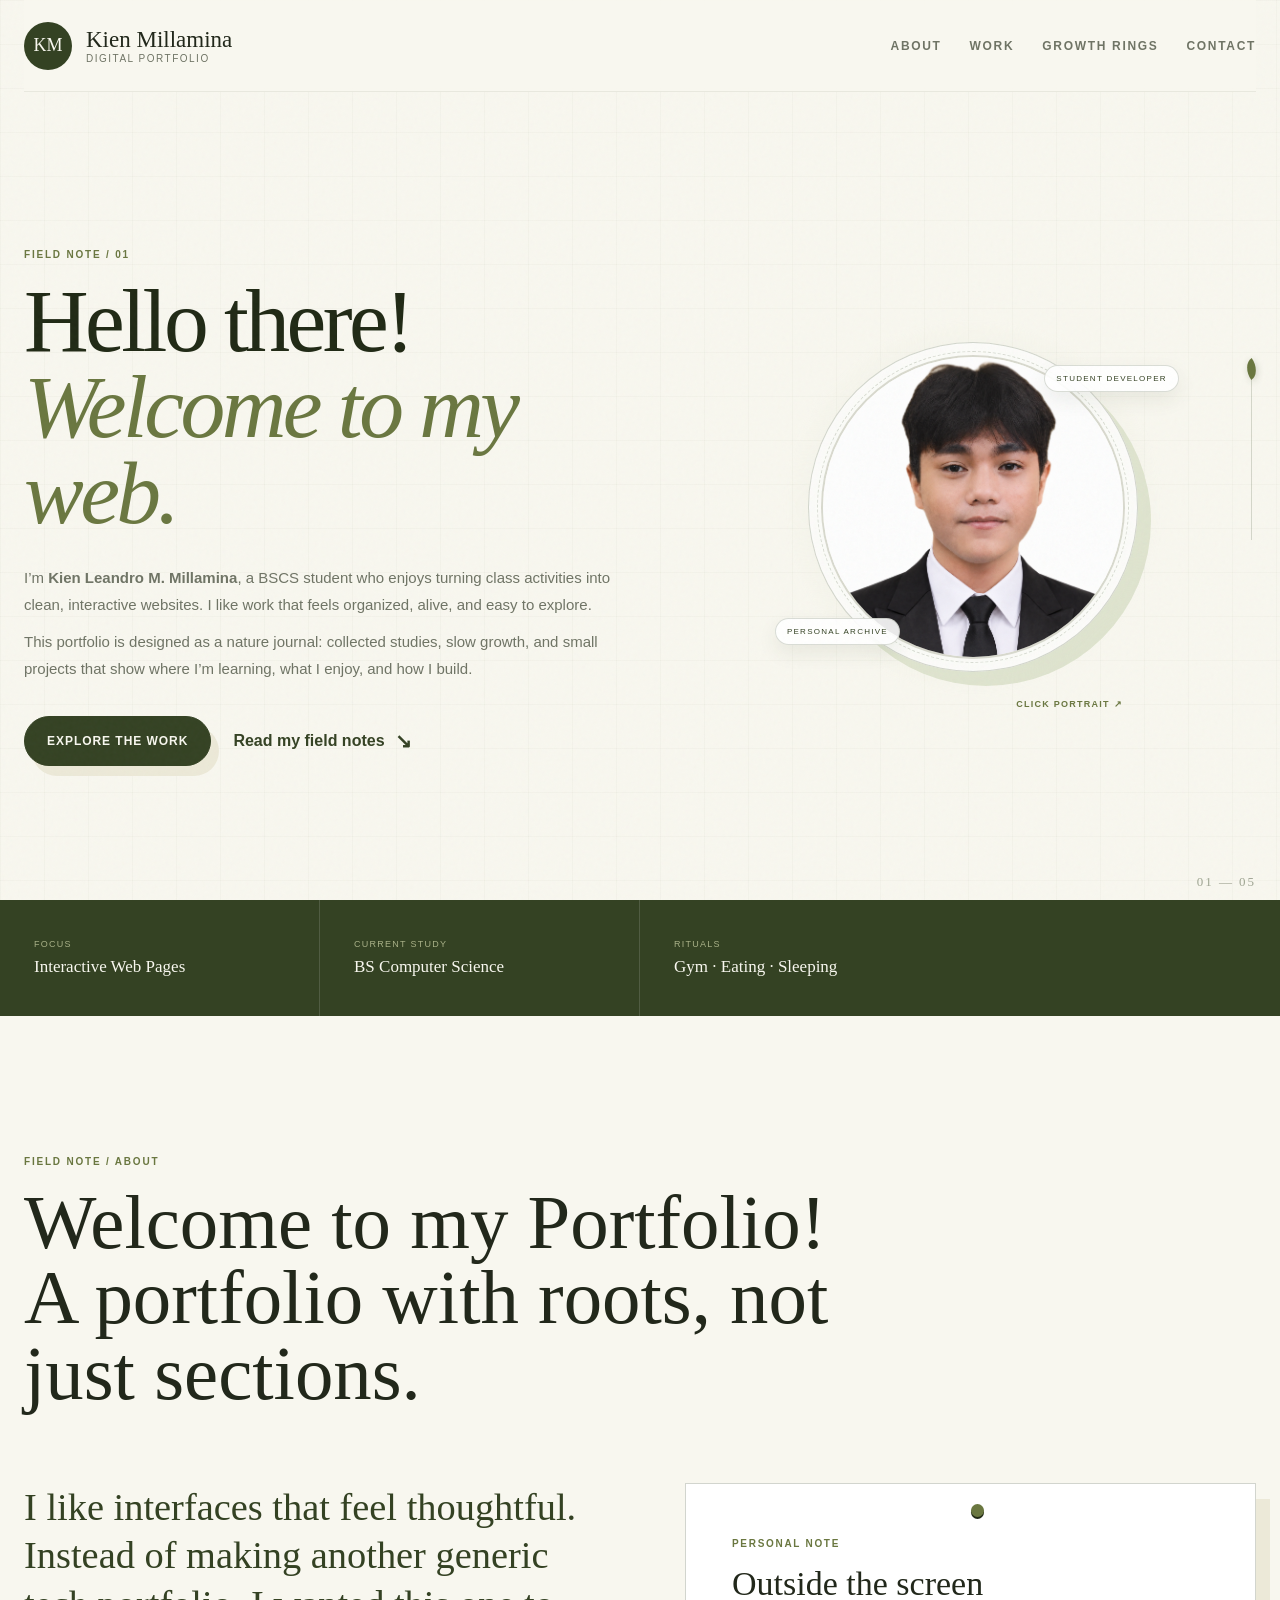
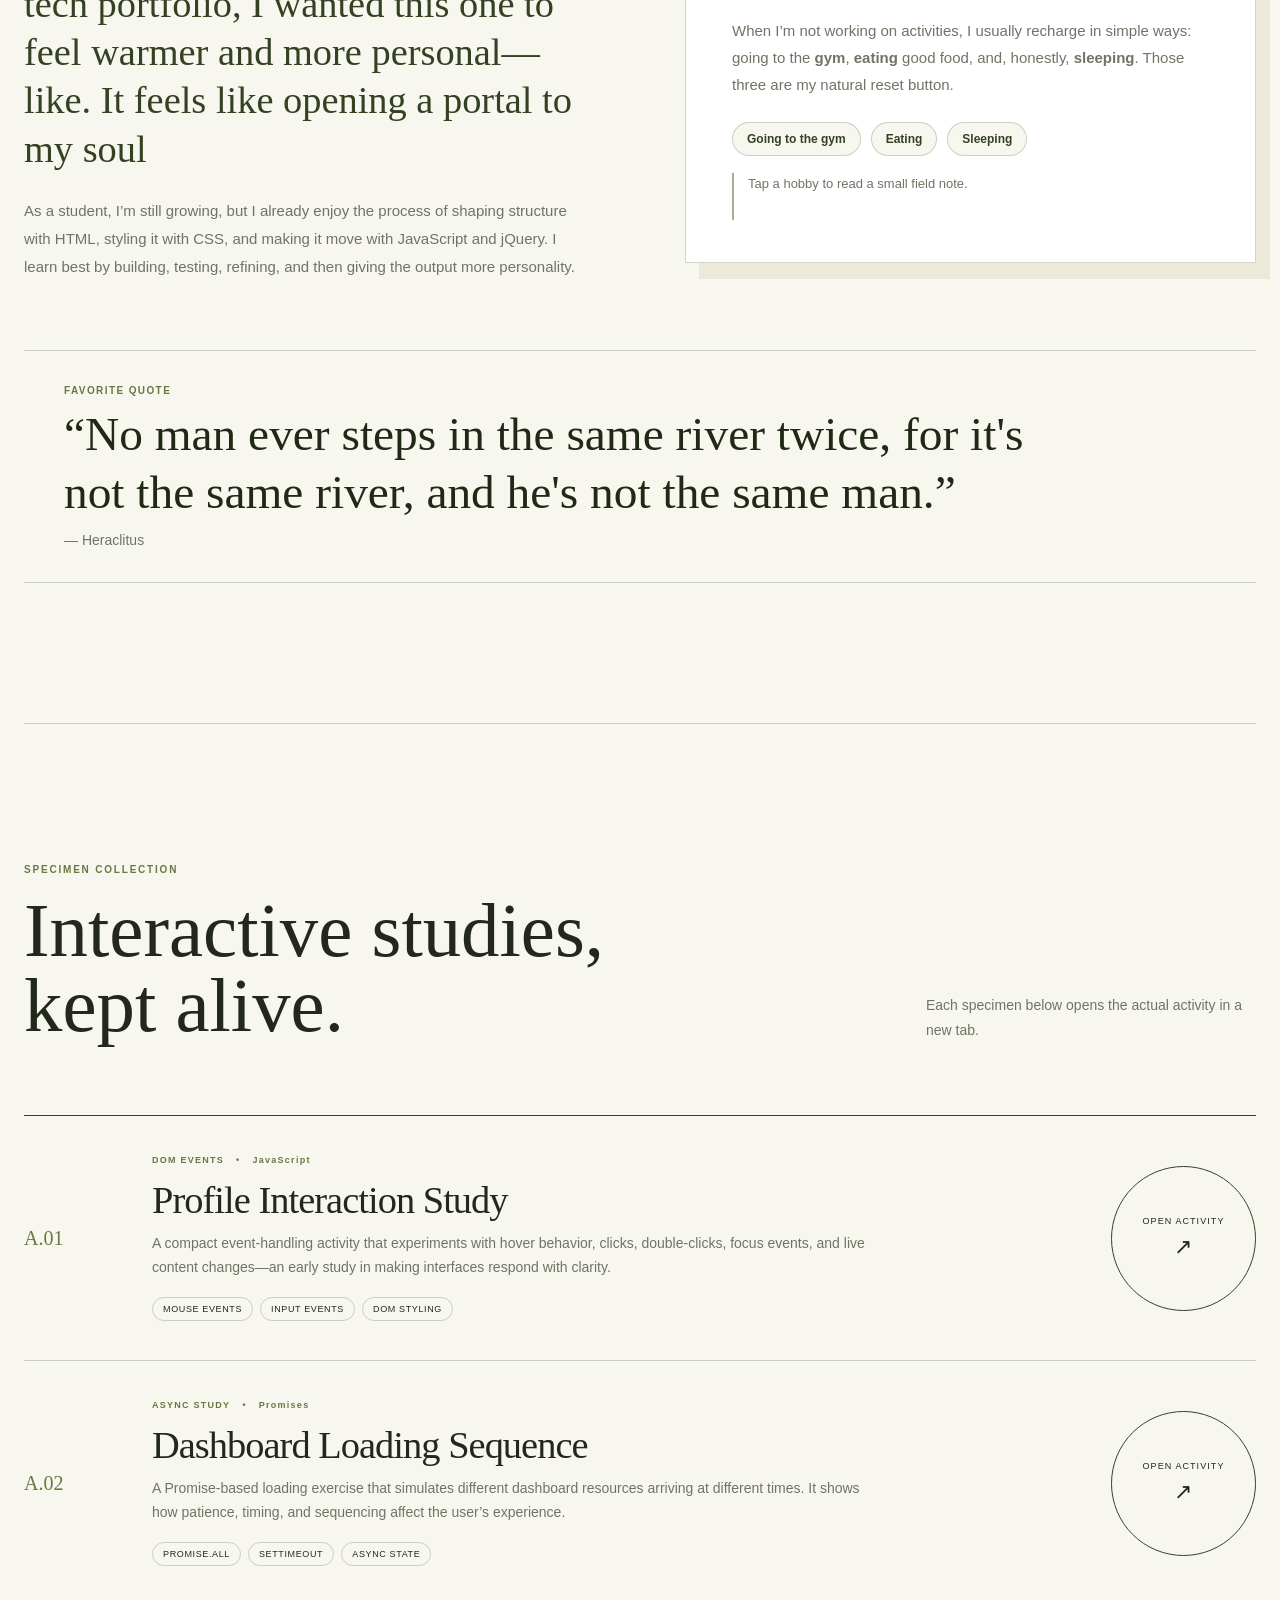
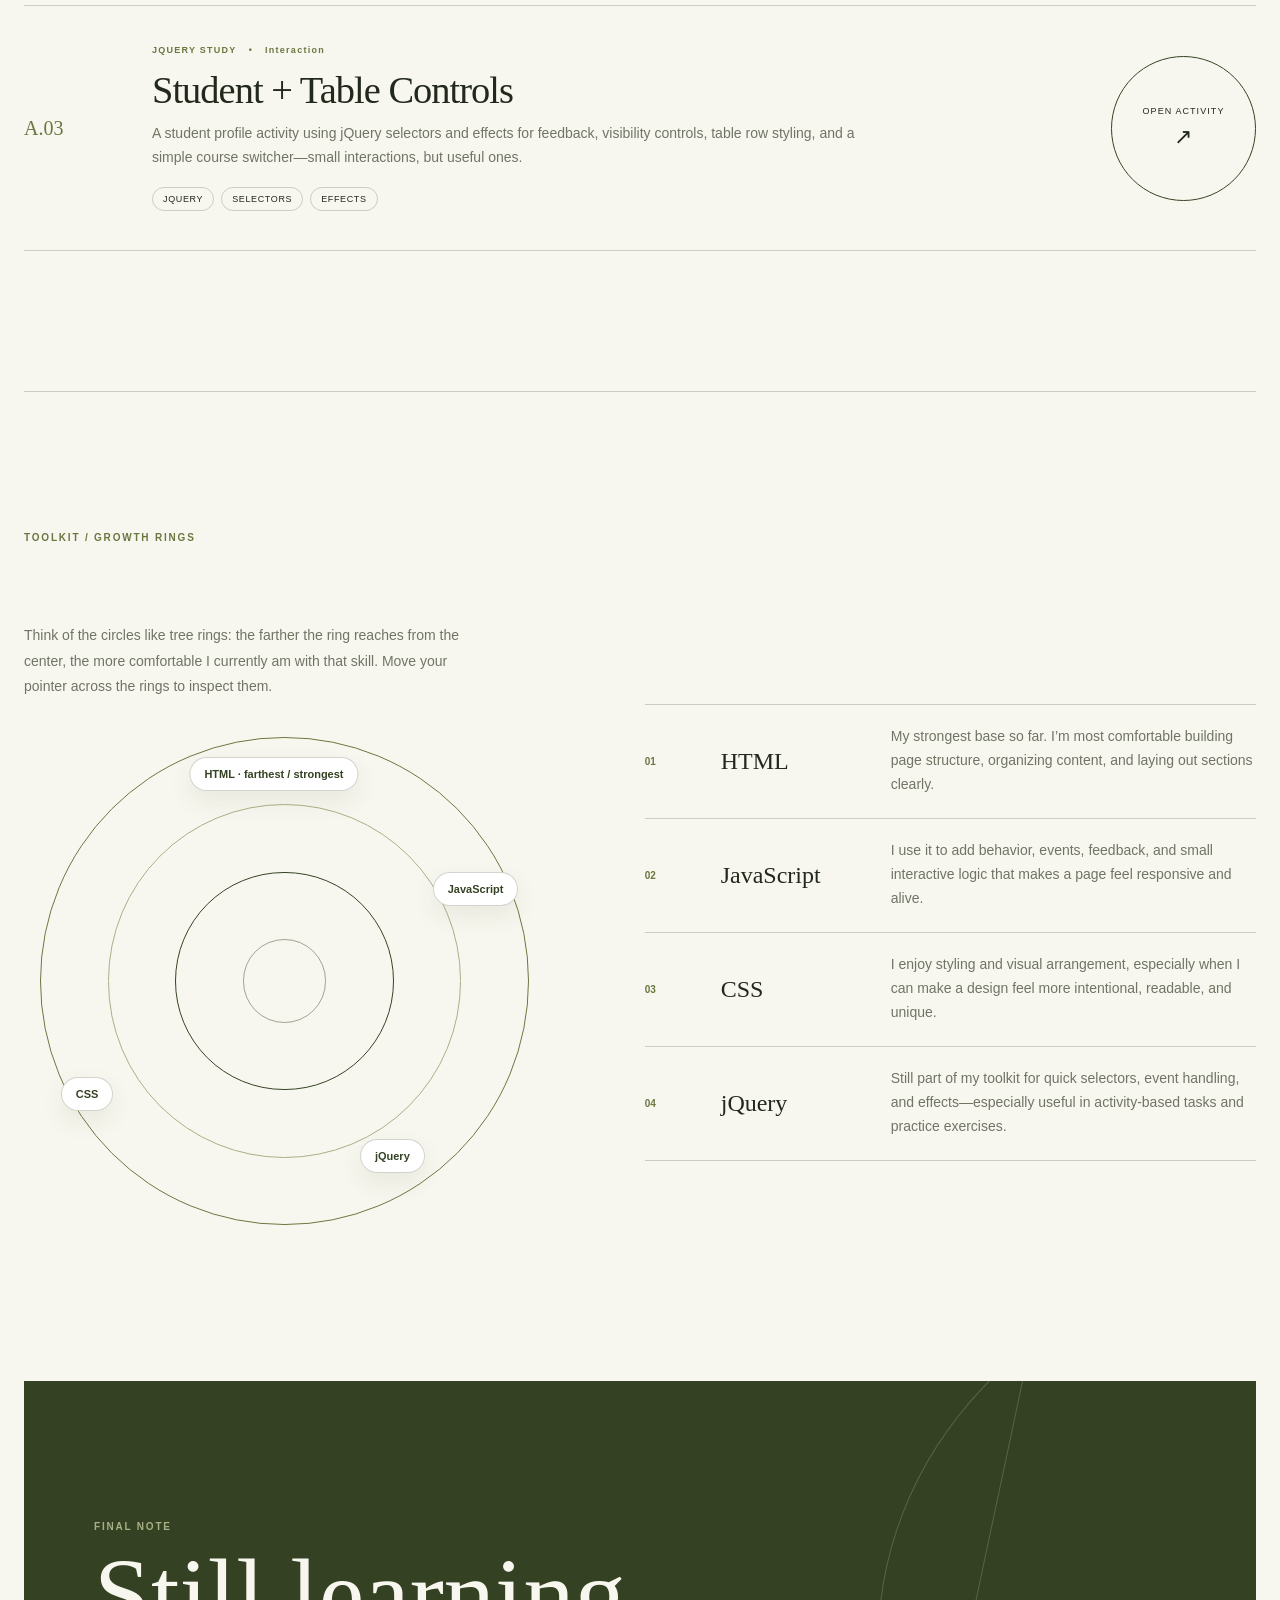
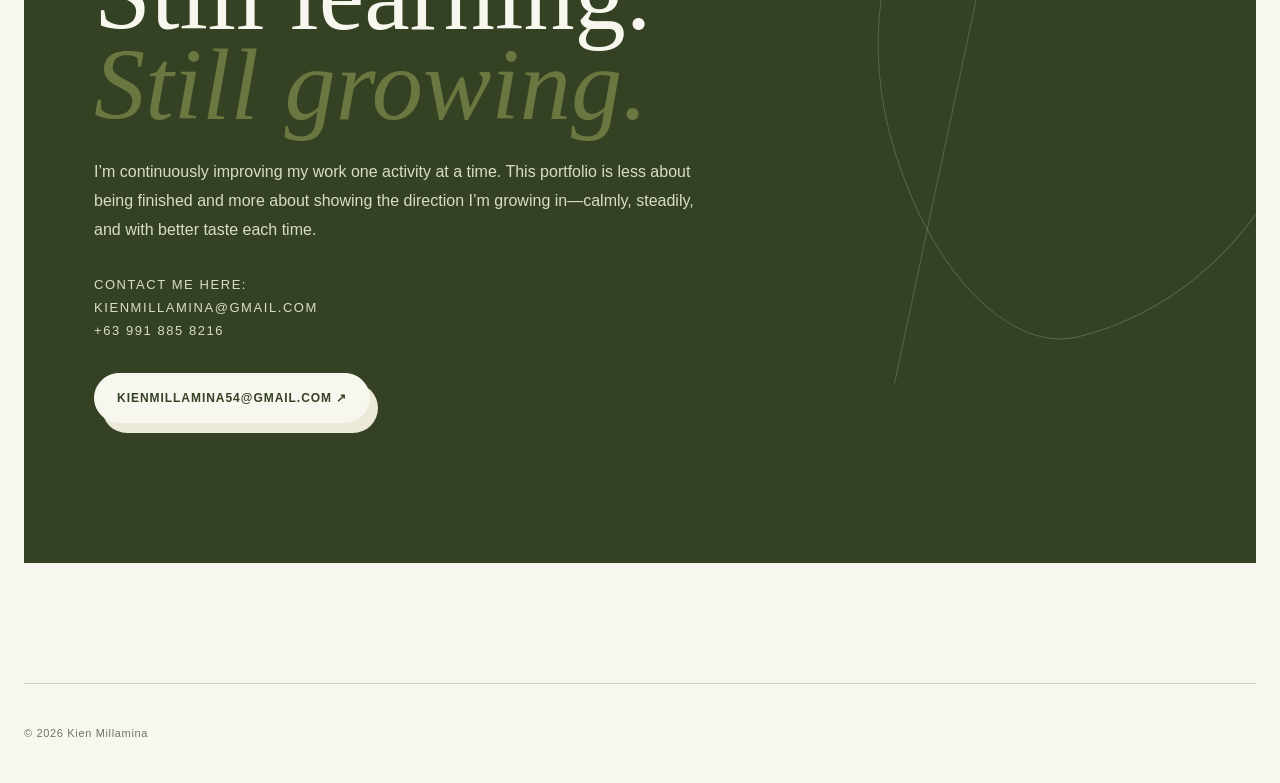
<file: index.html>
<!DOCTYPE html>
<html lang="en">
<head>
  <meta charset="UTF-8">
  <meta name="viewport" content="width=device-width, initial-scale=1.0">
  <meta name="description" content="Nature-inspired portfolio of Kien Leandro M. Millamina.">
  <title>Kien Millamina | Digital Portfolio</title>
  <link rel="stylesheet" href="style.css">
</head>
<body>
  <div class="grain" aria-hidden="true"></div>

  <header class="site-header" id="top">
    <a class="brand" href="#top" aria-label="Go to top">
      <span class="brand-mark">KM</span>
      <span class="brand-copy"><b>Kien Millamina</b><small>digital portfolio</small></span>
    </a>

    <button class="menu-toggle" id="menuToggle" aria-label="Toggle navigation" aria-expanded="false">
      <span></span><span></span>
    </button>

    <nav class="main-nav" id="mainNav">
      <a href="#about">About</a>
      <a href="#work">Work</a>
      <a href="#skills">Growth Rings</a>
      <a href="#contact">Contact</a>
    </nav>
  </header>

  <main>
    <section class="hero" aria-labelledby="heroTitle">
      <div class="hero-copy">
        <p class="kicker">FIELD NOTE / 01</p>
        <h1 id="heroTitle">Hello there!<br><em>Welcome to my web.</em></h1>
        <p class="hero-text">I’m <strong>Kien Leandro M. Millamina</strong>, a BSCS student who enjoys turning class activities into clean, interactive websites. I like work that feels organized, alive, and easy to explore.</p>
        <p class="hero-flavor">This portfolio is designed as a nature journal: collected studies, slow growth, and small projects that show where I’m learning, what I enjoy, and how I build.</p>

        <div class="hero-actions">
          <a class="button button-solid" href="#work">Explore the work</a>
          <a class="text-link" href="#about">Read my field notes <span>↘</span></a>
        </div>
      </div>

      <div class="hero-art">
        <div class="portrait-frame reveal" id="portraitTrigger" role="button" tabindex="0" aria-label="Open a larger portrait and personal profile note">
          <div class="portrait-halo"></div>
          <img src="download.jpg" alt="Portrait of Kien Millamina" class="profile-portrait">
          <div class="portrait-tag portrait-tag-top">student developer</div>
          <div class="portrait-tag portrait-tag-bottom">personal archive</div>
          <span class="portrait-click-note">click portrait ↗</span>
        </div>
      </div>

      <div class="hero-index">01 — 05</div>
    </section>

    <section class="field-strip" aria-label="Portfolio summary">
      <div><span>Focus</span><strong>Interactive Web Pages</strong></div>
      <div><span>Current Study</span><strong>BS Computer Science</strong></div>
      <div><span>Rituals</span><strong>Gym · Eating · Sleeping</strong></div>
    </section>

    <section class="about section-shell" id="about">
      <div class="section-number">02</div>
      <div class="section-intro">
        <p class="kicker">FIELD NOTE / ABOUT</p>
        <h2>Welcome to my Portfolio!</h2>
        <h2>A portfolio with roots, not just sections.</h2>
      </div>

      <div class="about-grid">
        <div>
          <p class="about-lead">I like interfaces that feel thoughtful. Instead of making another generic tech portfolio, I wanted this one to feel warmer and more personal—like. It feels like opening a portal to my soul</p>
          <p class="about-paragraph">As a student, I’m still growing, but I already enjoy the process of shaping structure with HTML, styling it with CSS, and making it move with JavaScript and jQuery. I learn best by building, testing, refining, and then giving the output more personality.</p>
        </div>

        <div class="note-card reveal">
          <span class="pin"></span>
          <p class="hand-label">personal note</p>
          <h3>Outside the screen</h3>
          <p class="note-body">When I’m not working on activities, I usually recharge in simple ways: going to the <strong>gym</strong>, <strong>eating</strong> good food, and, honestly, <strong>sleeping</strong>. Those three are my natural reset button.</p>
          <div class="hobby-chips" aria-label="My hobbies">
            <button type="button" data-hobby-message="Gym days reset my head. I like the routine, the progress, and the feeling that small effort compounds over time.">Going to the gym</button>
            <button type="button" data-hobby-message="Eating is a hobby and a reward. Good food is one of my favorite ways to slow down after school or coding work.">Eating</button>
            <button type="button" data-hobby-message="Sleep is part of the system. When everything gets noisy, a good rest is my favorite reboot.">Sleeping</button>
          </div>
          <p class="hobby-message" id="hobbyMessage" aria-live="polite">Tap a hobby to read a small field note.</p>
        </div>
      </div>

      <div class="quote-band reveal">
        <p class="quote-label">favorite quote</p>
        <blockquote>“No man ever steps in the same river twice, for it's not the same river, and he's not the same man.”</blockquote>
        <cite>— Heraclitus</cite>
      </div>
    </section>

    <section class="work section-shell" id="work">
      <div class="section-number">03</div>
      <div class="section-intro work-heading">
        <div>
          <p class="kicker">SPECIMEN COLLECTION</p>
          <h2>Interactive studies,<br>kept alive.</h2>
        </div>
        <p class="work-note">Each specimen below opens the actual activity in a new tab.</div>

      <div class="project-ledger">
        <article class="project-entry reveal">
          <div class="project-id">A.01</div>
          <div class="project-main">
            <div class="project-meta"><span>DOM EVENTS</span><span>JavaScript</span></div>
            <h3>Profile Interaction Study</h3>
            <p>A compact event-handling activity that experiments with hover behavior, clicks, double-clicks, focus events, and live content changes—an early study in making interfaces respond with clarity.</p>
            <div class="project-features"><span>Mouse events</span><span>Input events</span><span>DOM styling</span></div>
          </div>
          <a class="project-open" href="projects/activity-1/index.html" target="_blank" rel="noopener">
            <span>Open activity</span><b>↗</b>
          </a>
        </article>

        <article class="project-entry reveal">
          <div class="project-id">A.02</div>
          <div class="project-main">
            <div class="project-meta"><span>ASYNC STUDY</span><span>Promises</span></div>
            <h3>Dashboard Loading Sequence</h3>
            <p>A Promise-based loading exercise that simulates different dashboard resources arriving at different times. It shows how patience, timing, and sequencing affect the user’s experience.</p>
            <div class="project-features"><span>Promise.all</span><span>setTimeout</span><span>Async state</span></div>
          </div>
          <a class="project-open" href="projects/activity-2/index.html" target="_blank" rel="noopener">
            <span>Open activity</span><b>↗</b>
          </a>
        </article>

        <article class="project-entry reveal">
          <div class="project-id">A.03</div>
          <div class="project-main">
            <div class="project-meta"><span>JQUERY STUDY</span><span>Interaction</span></div>
            <h3>Student + Table Controls</h3>
            <p>A student profile activity using jQuery selectors and effects for feedback, visibility controls, table row styling, and a simple course switcher—small interactions, but useful ones.</p>
            <div class="project-features"><span>jQuery</span><span>Selectors</span><span>Effects</span></div>
          </div>
          <a class="project-open" href="projects/activity-3/index.html" target="_blank" rel="noopener">
            <span>Open activity</span><b>↗</b>
          </a>
        </article>
      </div>
    </section>

    <section class="skills section-shell" id="skills">
      <div class="section-number">04</div>
      <div class="section-intro">
        <p class="kicker">TOOLKIT / GROWTH RINGS</p>
      </div>

      <div class="rings-layout">
        <div>
          <p class="rings-note">Think of the circles like tree rings: the farther the ring reaches from the center, the more comfortable I currently am with that skill. Move your pointer across the rings to inspect them.</p>
          <div class="rings reveal" aria-hidden="true">
            <div class="ring ring-html"></div>
            <div class="ring ring-js"></div>
            <div class="ring ring-css"></div>
            <div class="ring ring-jquery"></div>

            <div class="ring-label label-html">HTML · farthest / strongest</div>
            <div class="ring-label label-js">JavaScript</div>
            <div class="ring-label label-css">CSS</div>
            <div class="ring-label label-jquery">jQuery</div>
          </div>
        </div>

        <div class="skill-list">
          <div>
            <span>01</span>
            <strong>HTML</strong>
            <p>My strongest base so far. I’m most comfortable building page structure, organizing content, and laying out sections clearly.</p>
          </div>
          <div>
            <span>02</span>
            <strong>JavaScript</strong>
            <p>I use it to add behavior, events, feedback, and small interactive logic that makes a page feel responsive and alive.</p>
          </div>
          <div>
            <span>03</span>
            <strong>CSS</strong>
            <p>I enjoy styling and visual arrangement, especially when I can make a design feel more intentional, readable, and unique.</p>
          </div>
          <div>
            <span>04</span>
            <strong>jQuery</strong>
            <p>Still part of my toolkit for quick selectors, event handling, and effects—especially useful in activity-based tasks and practice exercises.</p>
          </div>
        </div>
      </div>
    </section>

    <section class="contact section-shell" id="contact">
      <div class="contact-leaf" aria-hidden="true"></div>
      <p class="kicker">FINAL NOTE</p>
      <h2>Still learning.<br><em>Still growing.</em></h2>
      <p>I’m continuously improving my work one activity at a time. This portfolio is less about being finished and more about showing the direction I’m growing in—calmly, steadily, and with better taste each time.</p>
      <p class="contact-mini">contact me here:<br>kienmillamina@gmail.com<br>+63 991 885 8216</p>
      <a class="button button-solid" href="mailto:your@email.com">kienmillamina54@gmail.com ↗</a>
    </section>
  </main>

  <footer>
    <p>© <span id="year"></span> Kien Millamina</p>
  </footer>

  <script src="script.js"></script>
</body>
</html>
</file>
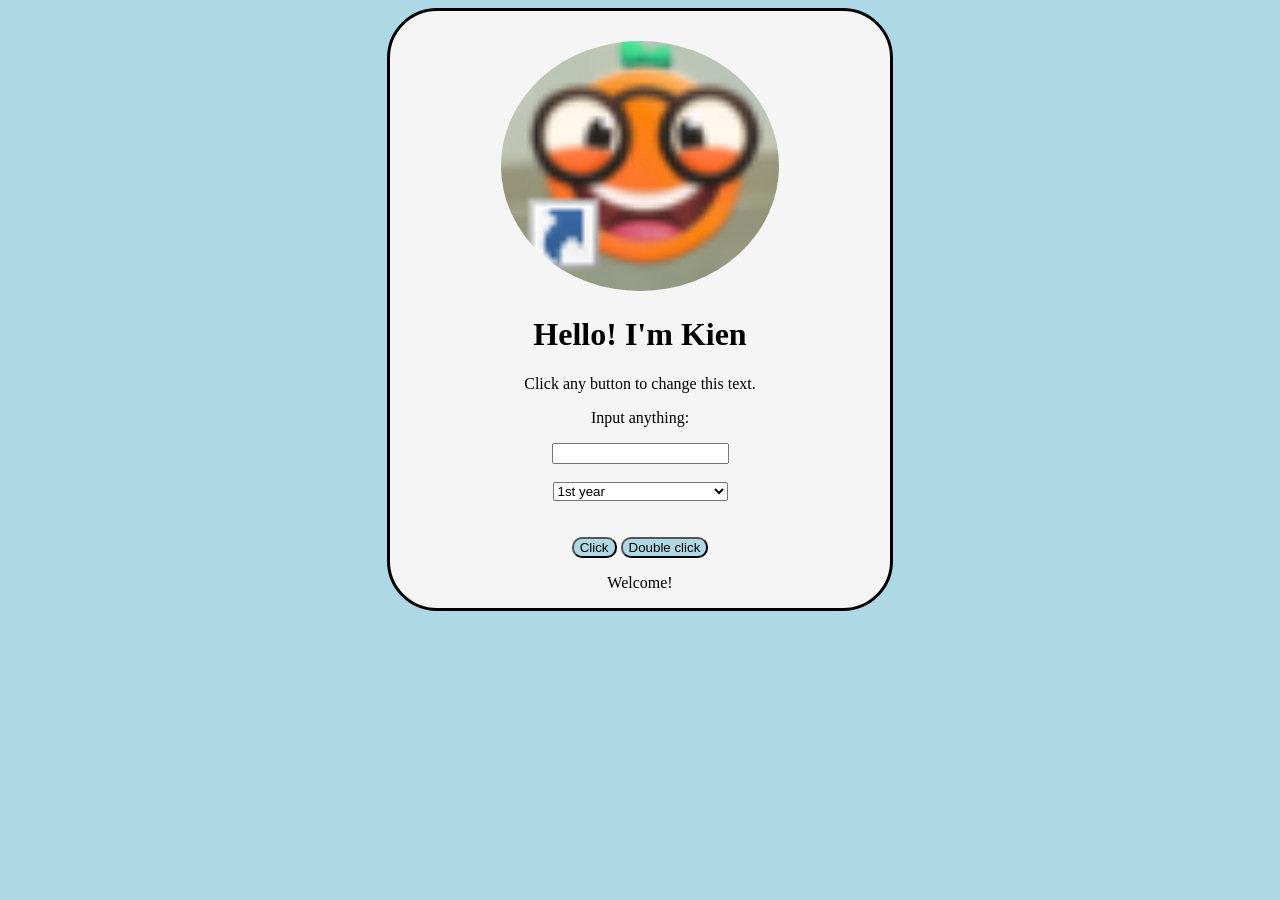
<file: projects/activity-1/index.html>
<!DOCTYPE html>
<html lang="en">
<head>
    <meta charset="UTF-8">
    <meta name="viewport" content="width=device-width, initial-scale=1.0">
    <title>DOM Event Profile Activity</title>
</head>
<body style="background-color: lightblue;">

    <div style="border: solid; width: 500px; margin-left:auto; margin-right:auto; background-color:whitesmoke; border-radius:50px">
    <div style="text-align: center; margin-top:30px">
    <img src="kien.png" id="img" style="height: 250px; border-radius: 100%; transition:0.2s">

    </div>

    <div style="text-align: center;">
    <h1 id="first">Hello! I'm Kien</h1>
    <p id="second">Click any button to change this text.</p>
    <p id="type">Input anything:</p>
    <input type="text" id="input">
    <br>
    <br>
    <select name="" id="" style="width: 175px;">,
    <option value="">1st year</option>
    <option value="">2nd year</option>
    <option value="">3rd year</option>
    <option value="">4th year</option>
    </select>
    </div>

    <br>
    <br>
    <div style="flex-direction: column; text-align:center">
    <button id="btn1" style="background-color:lightblue; border-radius:10px">Click</button>
    <button id="btn2" style="background-color:lightblue; border-radius:10px">Double click</button>
    </div>

    <p id="welcome" style="text-align: center;">Welcome!</p>
    </div>
    <script src="script.js"></script>
</body>
</html>
</file>
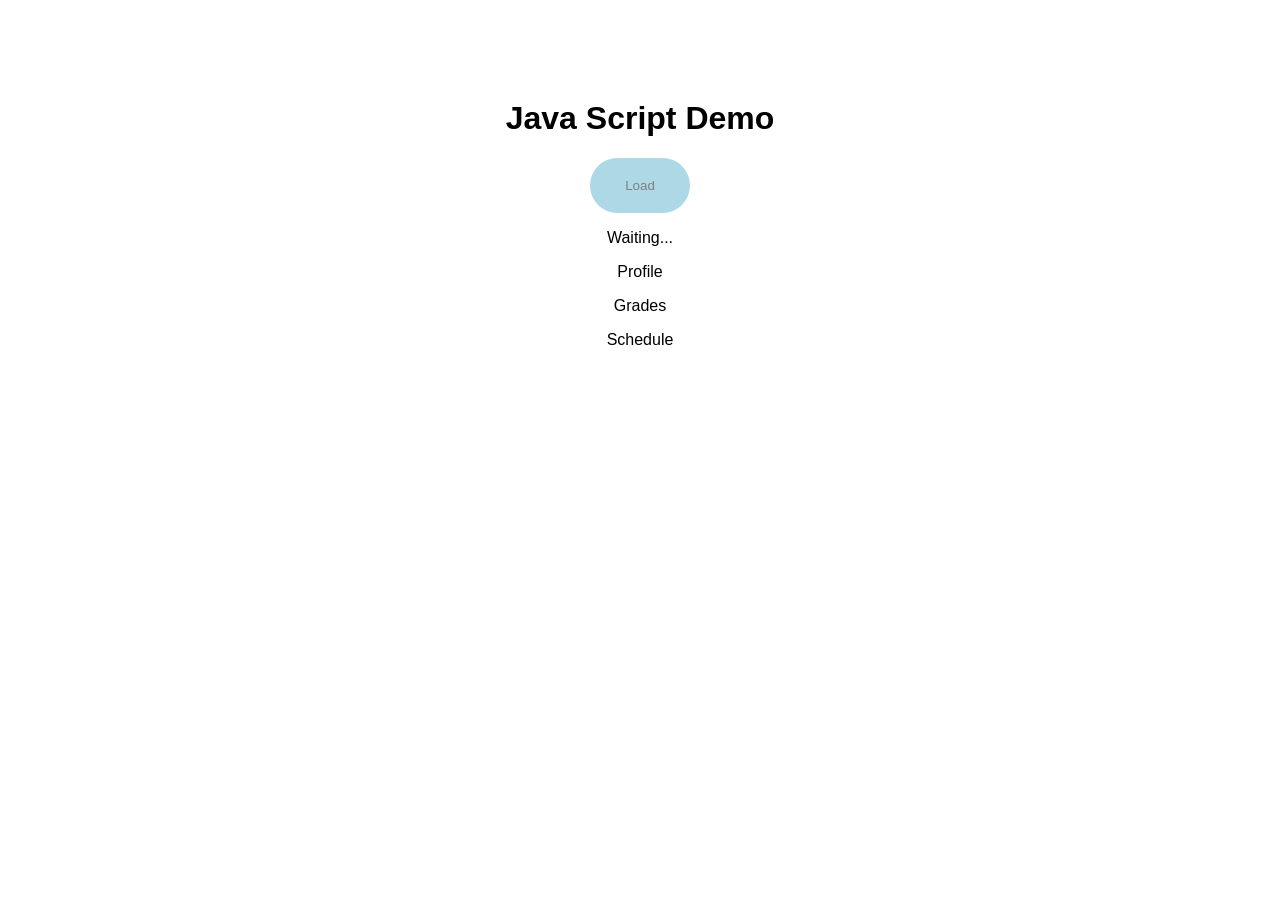
<file: projects/activity-2/index.html>
<!DOCTYPE html>
<html lang="en">
<head>
    <meta charset="UTF-8">
    <meta name="viewport" content="width=device-width, initial-scale=1.0">
    <title>Promise Dashboard Activity</title>
</head>
<style>
    body{
        text-align: center;
        margin-top: 100px;
        font-family: Arial, Helvetica, sans-serif;
    }

    button{
        background-color: lightblue;
        color: gray;
        border: none;
        padding: 20px;
        border-radius: 100px;
        width: 100px;
    }

</style>
<body>

    <h1>Java Script Demo</h1>
    <button id="loadbtn">Load</button>
    <p id="message">Waiting...</p>
    <p id="profile">Profile</p>
    <p id="grades">Grades</p>
    <p id="schedule">Schedule</p>



    <script src="jscript.js"></script>

</body>
</html>
</file>
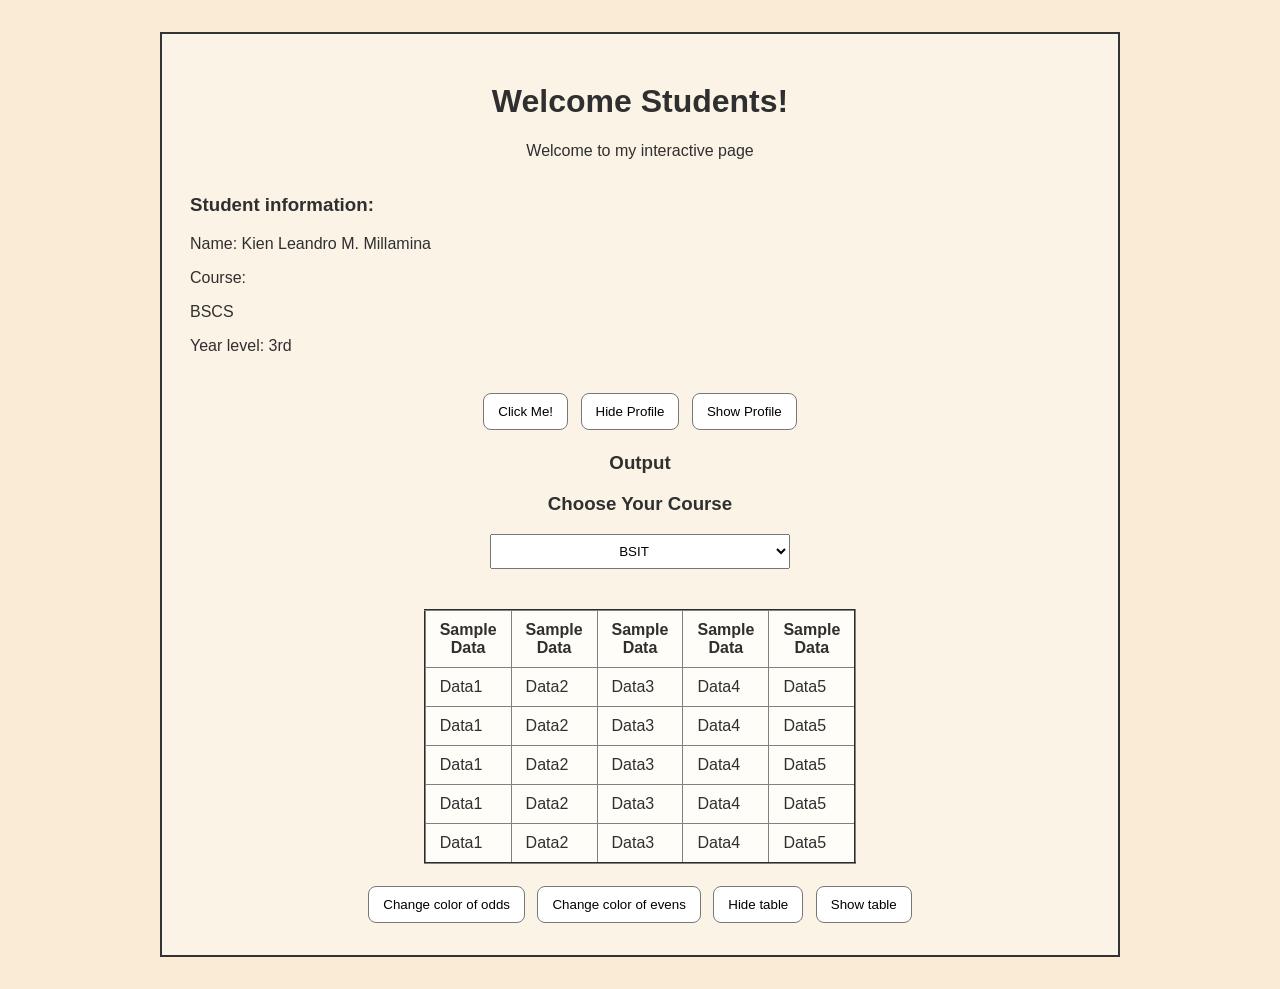
<file: projects/activity-3/index.html>
<!DOCTYPE html>
<html lang="en">
<head>
    <meta charset="UTF-8">
    <meta name="viewport" content="width=device-width, initial-scale=1.0">
    <title>jQuery Student Activity</title>
    <script src="jquery.min.js"></script>
    <style>
        body{
            margin:0;
            min-height:100vh;
            padding:32px 18px;
            box-sizing:border-box;
            background-color:antiquewhite;
            font-family:Arial, Helvetica, sans-serif;
            color:#2f2f2f;
        }
        .page{
            max-width:900px;
            margin:0 auto;
            padding:28px;
            border:2px solid #333;
            background:rgba(255,255,255,.38);
        }
        #profile{margin:34px 0;}
        .center{text-align:center;}
        button{
            margin:4px;
            padding:10px 14px;
            border:1px solid #777;
            border-radius:8px;
            background-color:white;
            cursor:pointer;
        }
        select{width:300px;max-width:100%;padding:8px;text-align:center;}
        table{margin:40px auto 18px;border-collapse:collapse;background:#fffdf8;}
        th,td{padding:10px 14px;}
    </style>
</head>
<body>
    <main class="page">
        <div class="center">
            <h1 id="message">Welcome Students!</h1>
            <p>Welcome to my interactive page</p>
        </div>

        <div id="profile">
            <h3>Student information:</h3>
            <p>Name: Kien Leandro M. Millamina</p>
            <p>Course:</p>
            <p id="crs">BSCS</p>
            <p>Year level: 3rd</p>
        </div>

        <div class="center">
            <button id="btn">Click Me!</button>
            <button id="btn2">Hide Profile</button>
            <button id="btn3">Show Profile</button>
            <h3 id="output">Output</h3>
        </div>

        <div class="center">
            <h3>Choose Your Course</h3>
            <select id="course">
                <option value="BSIT">BSIT</option>
                <option value="BSCS">BSCS</option>
                <option value="BSTM">BSTM</option>
                <option value="BCED">BCED</option>
            </select>
        </div>

        <table border="2" id="tb">
            <tr>
                <th>Sample<br>Data</th><th>Sample<br>Data</th><th>Sample<br>Data</th><th>Sample<br>Data</th><th>Sample<br>Data</th>
            </tr>
            <tr><td>Data1</td><td>Data2</td><td>Data3</td><td>Data4</td><td>Data5</td></tr>
            <tr><td>Data1</td><td>Data2</td><td>Data3</td><td>Data4</td><td>Data5</td></tr>
            <tr><td>Data1</td><td>Data2</td><td>Data3</td><td>Data4</td><td>Data5</td></tr>
            <tr><td>Data1</td><td>Data2</td><td>Data3</td><td>Data4</td><td>Data5</td></tr>
            <tr><td>Data1</td><td>Data2</td><td>Data3</td><td>Data4</td><td>Data5</td></tr>
        </table>

        <div class="center">
            <button id="odds">Change color of odds</button>
            <button id="evens">Change color of evens</button>
            <button id="hide">Hide table</button>
            <button id="show">Show table</button>
        </div>
    </main>

    <script src="script.js"></script>
</body>
</html>
</file>
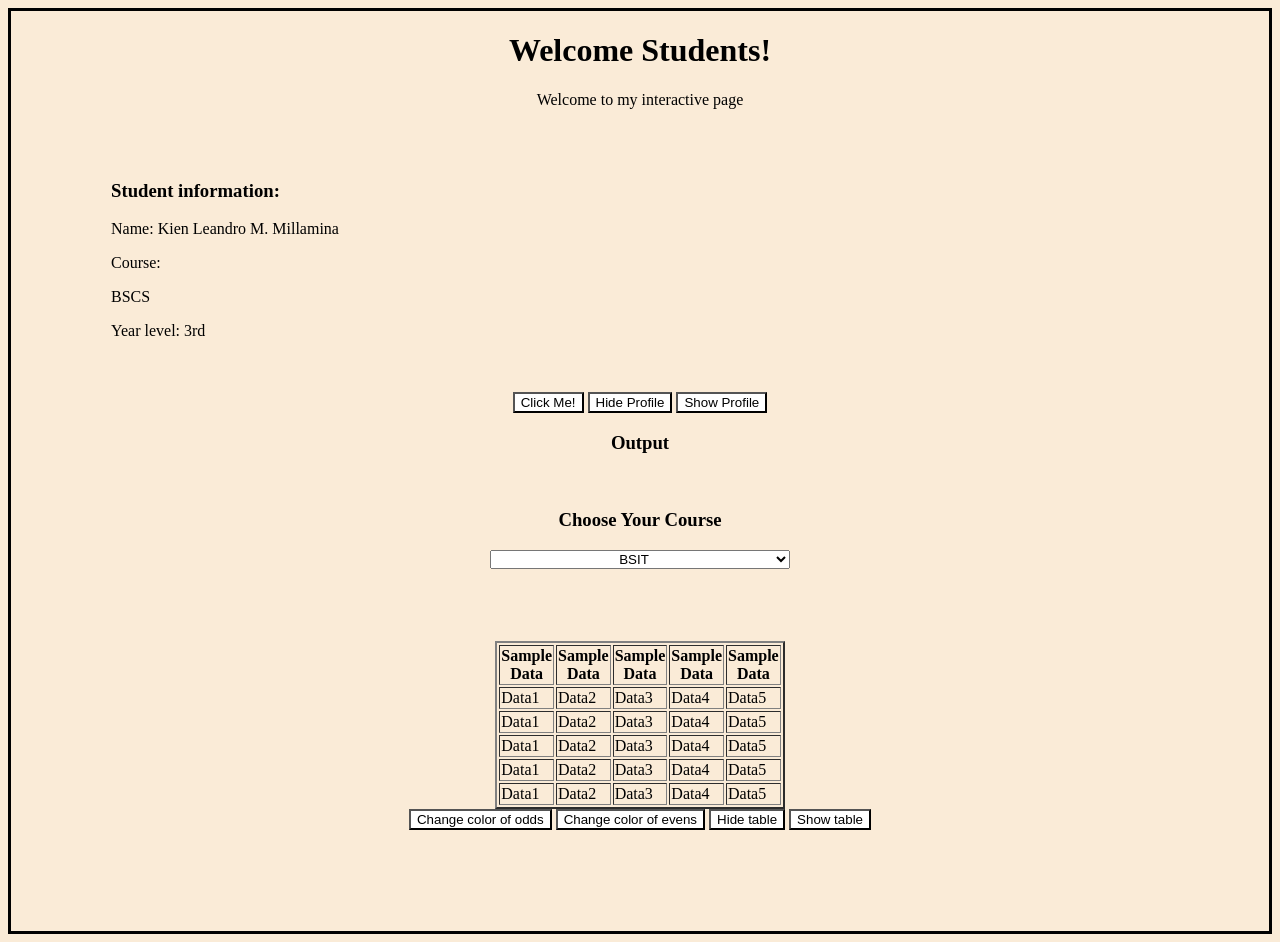
<file: act.html>
<!DOCTYPE html>
<html lang="en">
<head>
    <meta charset="UTF-8">
    <meta name="viewport" content="width=device-width, initial-scale=1.0">
     <script src="https://code.jquery.com/jquery-3.7.1.min.js"></script>
    <title>Document</title>
</head>
<style>
    body{
        border: solid;
        height: 920px;
        background-color:antiquewhite
    }
    button{
        background-color: white;
    }
</style>
<body>

    <div style="text-align: center;">
    <h1 id="message">Welcome Students!</h1>
    <p>Welcome to my interactive page</p>
    </div>

    <br><br>

    <div id="profile" style="margin-left: 100px;">
    <h3>Student information:</h3>
    <p>Name: Kien Leandro M. Millamina</p>
    <p>Course:</p>
    <p id="crs">BSCS</p>
    <p>Year level: 3rd</p>
    </div>

    <br><br>
    <div style="text-align: center;">
    <button id="btn">Click Me!</button>
    <button id="btn2">Hide Profile</button>
    <button id="btn3">Show Profile</button>

    <h3 id="output">Output</h3>
    </div>
    <br>
    <div style="text-align: center;">
    <h3>Choose Your Course</h3>
    <select name="" id="course" style="width: 300px; text-align: center;">
            <option value="BSIT">BSIT</option>
            <option value="BSCS">BSCS</option>
            <option value="BSTM">BSTM</option>
            <option value="BCED">BCED</option>
        </select>
    </div>

    <br><br><br><br>
    <div>
    <table border="2" style="margin-left:auto; margin-right:auto" id="tb">

            <tr>
            <th>Sample<br>Data</th>
            <th>Sample<br>Data</th>
            <th>Sample<br>Data</th>
            <th>Sample<br>Data</th>
            <th>Sample<br>Data</th>
            </tr>
            
            <tr>
                <td>Data1</td>
                <td>Data2</td>
                <td>Data3</td>
                <td>Data4</td>
                <td>Data5</td>
            </tr>

            <tr>
                <td>Data1</td>
                <td>Data2</td>
                <td>Data3</td>
                <td>Data4</td>
                <td>Data5</td>
            </tr>

            <tr>
                <td>Data1</td>
                <td>Data2</td>
                <td>Data3</td>
                <td>Data4</td>
                <td>Data5</td>
            </tr>

            <tr>
                <td>Data1</td>
                <td>Data2</td>
                <td>Data3</td>
                <td>Data4</td>
                <td>Data5</td>
            </tr>

            <tr>
                <td>Data1</td>
                <td>Data2</td>
                <td>Data3</td>
                <td>Data4</td>
                <td>Data5</td>
            </tr>
        </table>
    </div>

    <div style="text-align: center;">
    <button id="odds">Change color of odds</button>
    <button id="evens">Change color of evens</button>
    <button id="hide">Hide table</button>
    <button id="show">Show table</button>
    </div>
    
        <script src="script.js"></script>
</body>
</html>
</file>
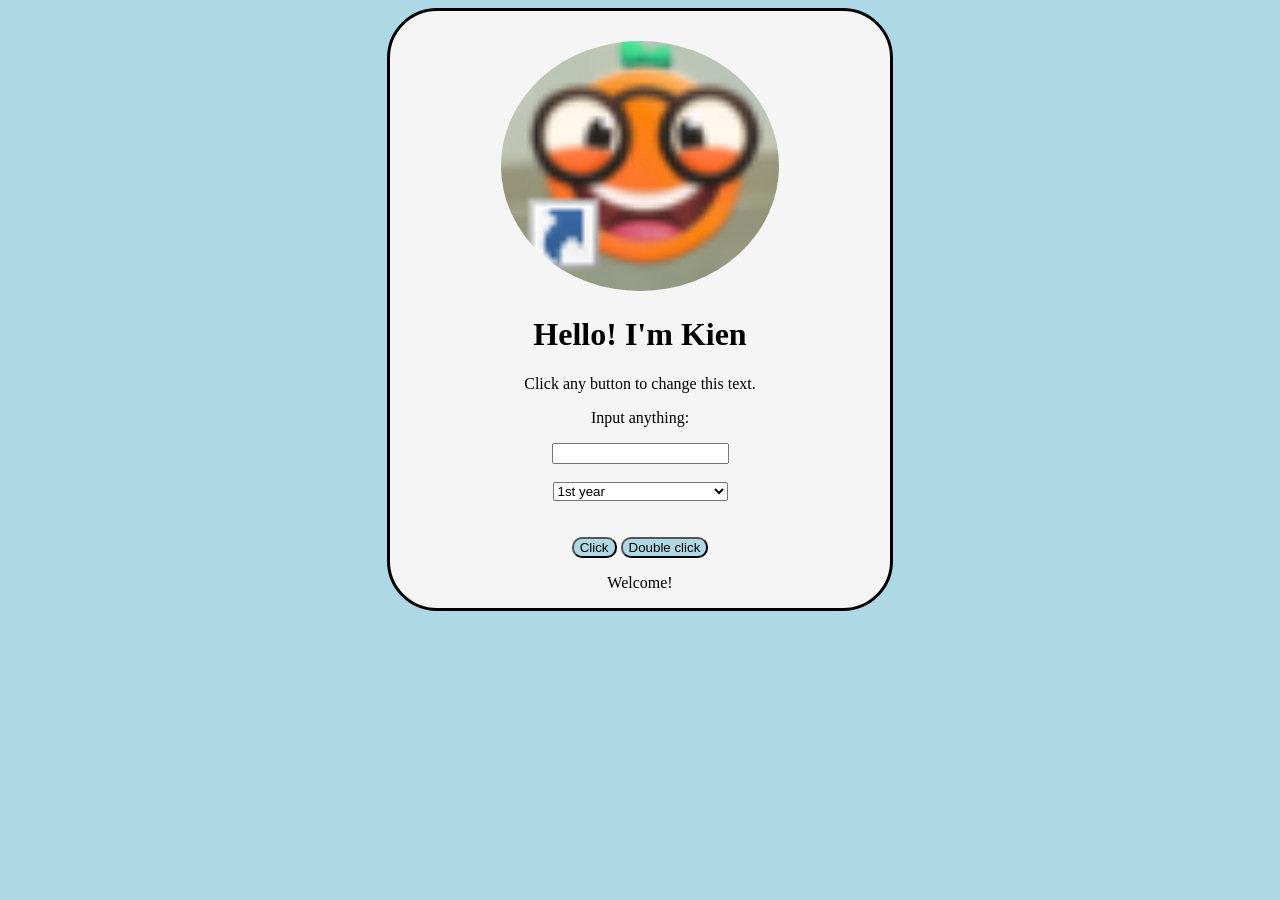
<file: Millamina_Finals_Activity1-20261017T055209Z-1-001/Millamina_Finals_Activity1/sample.html>
<!DOCTYPE html>
<html lang="en">
<head>
    <meta charset="UTF-8">
    <meta name="viewport" content="width=device-width, initial-scale=1.0">
    <title>My page</title>
</head>
<body style="background-color: lightblue;">

    <div style="border: solid; width: 500px; margin-left:auto; margin-right:auto; background-color:whitesmoke; border-radius:50px">
    <div style="text-align: center; margin-top:30px">
    <img src="kien.png" id="img" style="height: 250px; border-radius: 100%; transition:0.2s">

    </div>

    <div style="text-align: center;">
    <h1 id="first">Hello! I'm Kien</h1>
    <p id="second">Click any button to change this text.</p>
    <p id="type">Input anything:</p>
    <input type="text" id="input">
    <br>
    <br>
    <select name="" id="" style="width: 175px;">,
    <option value="">1st year</option>
    <option value="">2nd year</option>
    <option value="">3rd year</option>
    <option value="">4th year</option>
    </select>
    </div>

    <br>
    <br>
    <div style="flex-direction: column; text-align:center">
    <button id="btn1" style="background-color:lightblue; border-radius:10px">Click</button>
    <button id="btn2" style="background-color:lightblue; border-radius:10px">Double click</button>
    </div>

    <p id="welcome" style="text-align: center;">Welcome!</p>
    </div>
    <script src="script.js"></script>
    </div>

</body>
</html>
</file>
<file: style.css>
:root {
  --paper: #f8f7ef;
  --paper-deep: #ece9d8;
  --olive: #6a7740;
  --olive-dark: #344223;
  --olive-deep: #202915;
  --sage: #a8b087;
  --mist: #dfe4cf;
  --ink: #22281b;
  --muted: #6f7465;
  --line: rgba(52, 66, 35, 0.22);
  --white: #ffffff;
  --accent: #cabf95;
}

* { box-sizing: border-box; }
html { scroll-behavior: smooth; }
body {
  margin: 0;
  background: var(--paper);
  color: var(--ink);
  font-family: Arial, Helvetica, sans-serif;
  overflow-x: hidden;
}

a { color: inherit; text-decoration: none; }
img { display: block; max-width: 100%; }

body::before {
  content: "";
  position: fixed;
  inset: 0;
  pointer-events: none;
  background-image:
    linear-gradient(rgba(52,66,35,.025) 1px, transparent 1px),
    linear-gradient(90deg, rgba(52,66,35,.025) 1px, transparent 1px);
  background-size: 44px 44px;
  z-index: -2;
}

.grain {
  position: fixed;
  inset: 0;
  z-index: 20;
  pointer-events: none;
  opacity: .16;
  background-image: url("data:image/svg+xml,%3Csvg viewBox='0 0 180 180' xmlns='http://www.w3.org/2000/svg'%3E%3Cfilter id='n'%3E%3CfeTurbulence type='fractalNoise' baseFrequency='1.25' numOctaves='2' stitchTiles='stitch'/%3E%3C/filter%3E%3Crect width='180' height='180' filter='url(%23n)' opacity='.18'/%3E%3C/svg%3E");
}

.site-header {
  width: min(1380px, calc(100% - 48px));
  min-height: 92px;
  margin: 0 auto;
  display: flex;
  align-items: center;
  justify-content: space-between;
  gap: 24px;
  position: sticky;
  top: 0;
  z-index: 30;
  background: rgba(248,247,239,.86);
  backdrop-filter: blur(16px);
  border-bottom: 1px solid rgba(52,66,35,.08);
}

.brand {
  display: inline-flex;
  align-items: center;
  gap: 14px;
}
.brand-mark {
  width: 48px;
  aspect-ratio: 1;
  border-radius: 50%;
  display: grid;
  place-items: center;
  background: var(--olive-dark);
  color: var(--paper);
  font-family: Georgia, 'Times New Roman', serif;
  font-size: 18px;
}
.brand-copy { display: grid; }
.brand-copy b {
  font-family: Georgia, 'Times New Roman', serif;
  font-weight: 400;
  font-size: 23px;
}
.brand-copy small {
  color: var(--muted);
  text-transform: uppercase;
  letter-spacing: .15em;
  font-size: 10px;
}

.menu-toggle {
  display: none;
  width: 44px;
  height: 44px;
  border: 0;
  background: transparent;
  padding: 0;
}
.menu-toggle span {
  display: block;
  width: 24px;
  height: 2px;
  margin: 6px auto;
  background: var(--olive-dark);
  transition: transform .25s ease, background .25s ease;
}

.main-nav {
  display: flex;
  align-items: center;
  gap: 28px;
}
.main-nav a {
  color: var(--muted);
  font-size: 12px;
  font-weight: 700;
  letter-spacing: .14em;
  text-transform: uppercase;
}
.main-nav a:hover { color: var(--olive-dark); }

.hero,
.section-shell,
footer {
  width: min(1380px, calc(100% - 48px));
  margin: 0 auto;
}

.hero {
  min-height: calc(100vh - 92px);
  display: grid;
  grid-template-columns: 1.05fr .95fr;
  gap: 40px;
  align-items: center;
  position: relative;
  padding: 70px 0 48px;
}
.kicker {
  margin: 0 0 18px;
  color: var(--olive);
  text-transform: uppercase;
  letter-spacing: .18em;
  font-size: 10px;
  font-weight: 800;
}
.hero h1 {
  margin: 0;
  font-family: Georgia, 'Times New Roman', serif;
  font-size: clamp(60px, 7vw, 108px);
  line-height: .96;
  font-weight: 400;
  letter-spacing: -.04em;
  color: var(--olive-deep);
}
.hero h1 em,
.contact h2 em {
  color: var(--olive);
  font-style: italic;
}
.hero-text,
.hero-flavor {
  max-width: 650px;
  color: var(--muted);
  line-height: 1.8;
  font-size: 15px;
}
.hero-text { margin: 28px 0 10px; }
.hero-flavor { margin: 0; }
.hero-actions {
  display: flex;
  align-items: center;
  gap: 18px 22px;
  flex-wrap: wrap;
  margin-top: 34px;
}
.button {
  min-height: 50px;
  display: inline-flex;
  align-items: center;
  justify-content: center;
  padding: 0 22px;
  border-radius: 999px;
  border: 1px solid var(--olive-dark);
  font-size: 12px;
  font-weight: 800;
  letter-spacing: .08em;
  text-transform: uppercase;
}
.button-solid {
  background: var(--olive-dark);
  color: var(--paper);
  box-shadow: 8px 10px 0 var(--paper-deep);
}
.text-link {
  color: var(--olive-dark);
  font-weight: 700;
  display: inline-flex;
  gap: 10px;
  align-items: center;
}
.text-link span { font-size: 20px; }

.hero-art { position: relative; min-height: 620px; display: grid; place-items: center; }
.portrait-frame {
  position: relative;
  width: min(470px, 100%);
  padding: 22px;
  background: linear-gradient(180deg, rgba(255,255,255,.95), rgba(236,233,216,.95));
  border: 1px solid var(--line);
  border-radius: 40px 40px 140px 40px;
  box-shadow: 18px 18px 0 var(--mist);
  transform: rotate(-3deg);
}
.portrait-frame::before {
  content: "";
  position: absolute;
  inset: 12px;
  border: 1px dashed rgba(52,66,35,.20);
  border-radius: 28px 28px 122px 28px;
  pointer-events: none;
}
.portrait-halo {
  position: absolute;
  width: 86%;
  height: 86%;
  left: 7%;
  top: 6%;
  background: radial-gradient(circle, rgba(168,176,135,.55), rgba(223,228,207,.2) 54%, transparent 66%);
  filter: blur(4px);
}
.profile-portrait {
  position: relative;
  z-index: 1;
  width: 100%;
  aspect-ratio: 1/1.2;
  object-fit: cover;
  object-position: center top;
  border-radius: 28px 28px 120px 28px;
  border: 1px solid rgba(52,66,35,.15);
  background: var(--paper);
}
.portrait-tag {
  position: absolute;
  z-index: 2;
  background: rgba(255,255,255,.9);
  color: var(--olive-dark);
  border: 1px solid rgba(52,66,35,.18);
  padding: 10px 14px;
  font-size: 10px;
  text-transform: uppercase;
  letter-spacing: .16em;
  box-shadow: 0 8px 20px rgba(52,66,35,.08);
}
.portrait-tag-top {
  top: 24px;
  right: -26px;
  border-radius: 999px;
}
.portrait-tag-bottom {
  left: -24px;
  bottom: 26px;
  border-radius: 18px;
}
.hero-index {
  position: absolute;
  right: 0;
  bottom: 10px;
  font-family: Georgia, 'Times New Roman', serif;
  color: rgba(52,66,35,.45);
  letter-spacing: .15em;
  font-size: 13px;
}

.field-strip {
  width: min(100%, 1380px);
  margin: 0 auto;
  display: grid;
  grid-template-columns: repeat(4, 1fr);
  background: var(--olive-dark);
  color: var(--paper);
}
.field-strip div {
  min-height: 116px;
  padding: 27px 34px;
  border-right: 1px solid rgba(255,255,255,.14);
  display: grid;
  align-content: center;
  gap: 8px;
}
.field-strip div:last-child { border-right: 0; }
.field-strip span {
  color: var(--sage);
  text-transform: uppercase;
  letter-spacing: .14em;
  font-size: 9px;
}
.field-strip strong {
  font-family: Georgia, 'Times New Roman', serif;
  font-weight: 400;
  font-size: 17px;
}

.section-shell {
  position: relative;
  padding: 140px 0;
}
.section-number {
  position: absolute;
  top: 145px;
  left: -70px;
  transform: rotate(-90deg);
  font-size: 10px;
  letter-spacing: .2em;
  color: var(--muted);
}
.section-intro { max-width: 860px; }
.section-intro h2 {
  margin: 0;
  font-family: Georgia, 'Times New Roman', serif;
  font-size: clamp(48px, 6vw, 86px);
  line-height: .98;
  font-weight: 400;
}

.about-grid {
  margin-top: 72px;
  display: grid;
  grid-template-columns: 1fr 1fr;
  gap: 90px;
  align-items: start;
}
.about-lead {
  margin: 0;
  max-width: 560px;
  font-family: Georgia, 'Times New Roman', serif;
  font-size: clamp(24px, 3vw, 42px);
  line-height: 1.26;
  color: var(--olive-dark);
}
.about-paragraph {
  max-width: 560px;
  margin: 24px 0 0;
  color: var(--muted);
  line-height: 1.85;
  font-size: 15px;
}
.note-card {
  position: relative;
  padding: 54px 46px 42px;
  background: var(--white);
  border: 1px solid var(--line);
  transform: rotate(1deg);
  box-shadow: 14px 16px 0 var(--paper-deep);
}
.pin {
  position: absolute;
  width: 13px;
  height: 13px;
  border-radius: 50%;
  background: var(--olive);
  top: 20px;
  left: 50%;
  box-shadow: 0 2px 0 var(--olive-deep);
}
.hand-label {
  color: var(--olive);
  margin: 0 0 16px;
  font-size: 10px;
  font-weight: 800;
  text-transform: uppercase;
  letter-spacing: .17em;
}
.note-card h3 {
  margin: 0 0 14px;
  font-family: Georgia, 'Times New Roman', serif;
  font-size: 34px;
  font-weight: 400;
}
.note-body {
  margin: 0;
  color: var(--muted);
  line-height: 1.8;
  font-size: 15px;
}
.hobby-chips {
  display: flex;
  flex-wrap: wrap;
  gap: 10px;
  margin-top: 24px;
}
.hobby-chips span {
  padding: 9px 14px;
  border-radius: 999px;
  border: 1px solid var(--line);
  background: var(--paper);
  color: var(--olive-dark);
  font-size: 12px;
  font-weight: 700;
}
.quote-band {
  margin-top: 70px;
  padding: 34px 40px;
  border-top: 1px solid var(--line);
  border-bottom: 1px solid var(--line);
  display: grid;
  gap: 10px;
}
.quote-label {
  margin: 0;
  color: var(--olive);
  text-transform: uppercase;
  letter-spacing: .14em;
  font-size: 10px;
  font-weight: 800;
}
.quote-band blockquote {
  margin: 0;
  max-width: 980px;
  font-family: Georgia, 'Times New Roman', serif;
  font-size: clamp(28px, 3.7vw, 48px);
  line-height: 1.22;
  color: var(--olive-deep);
}
.quote-band cite {
  color: var(--muted);
  font-style: normal;
  font-size: 14px;
}

.work { border-top: 1px solid var(--line); }
.work-heading {
  max-width: none;
  display: grid;
  grid-template-columns: 1fr 330px;
  gap: 70px;
  align-items: end;
}
.work-note {
  margin: 0;
  color: var(--muted);
  line-height: 1.8;
  font-size: 14px;
}
.project-ledger { margin-top: 72px; border-top: 1px solid var(--olive-dark); }
.project-entry {
  display: grid;
  grid-template-columns: 100px 1fr 180px;
  gap: 28px;
  align-items: center;
  min-height: 245px;
  border-bottom: 1px solid var(--line);
  transition: background .25s ease, padding .25s ease;
}
.project-entry:hover { background: var(--white); padding: 0 22px; }
.project-id {
  font-family: Georgia, 'Times New Roman', serif;
  font-size: 20px;
  color: var(--olive);
}
.project-meta {
  display: flex;
  gap: 12px;
  color: var(--olive);
  font-size: 9px;
  letter-spacing: .14em;
  font-weight: 800;
}
.project-meta span + span::before { content: "•"; margin-right: 12px; }
.project-main h3 {
  margin: 13px 0 10px;
  font-family: Georgia, 'Times New Roman', serif;
  font-size: clamp(27px, 3vw, 42px);
  font-weight: 400;
  letter-spacing: -.025em;
}
.project-main p {
  max-width: 720px;
  margin: 0;
  color: var(--muted);
  line-height: 1.68;
  font-size: 14px;
}
.project-features {
  margin-top: 17px;
  display: flex;
  flex-wrap: wrap;
  gap: 7px;
}
.project-features span {
  border: 1px solid var(--line);
  border-radius: 999px;
  padding: 6px 10px;
  font-size: 9px;
  letter-spacing: .07em;
  text-transform: uppercase;
}
.project-open {
  justify-self: end;
  width: 145px;
  aspect-ratio: 1;
  border-radius: 50%;
  border: 1px solid var(--olive-dark);
  display: grid;
  place-items: center;
  align-content: center;
  gap: 8px;
  text-transform: uppercase;
  font-size: 9px;
  letter-spacing: .12em;
  transition: .25s ease;
}
.project-open b { font-size: 22px; font-weight: 400; }
.project-open:hover {
  background: var(--olive-dark);
  color: var(--paper);
  transform: rotate(5deg);
}

.skills { border-top: 1px solid var(--line); }
.rings-layout {
  margin-top: 80px;
  display: grid;
  grid-template-columns: .92fr 1.08fr;
  gap: 100px;
  align-items: center;
}
.rings-note {
  max-width: 460px;
  color: var(--muted);
  line-height: 1.8;
  margin: 0 0 22px;
  font-size: 14px;
}
.rings {
  width: min(520px, 100%);
  aspect-ratio: 1;
  position: relative;
  margin: 0 auto;
}
.ring {
  position: absolute;
  border: 1px solid var(--olive);
  border-radius: 50%;
}
.ring-html { inset: 3%; border-width: 1.5px; }
.ring-js { inset: 16%; border-color: var(--sage); }
.ring-css { inset: 29%; border-color: var(--olive-dark); }
.ring-jquery { inset: 42%; border-color: rgba(52,66,35,.45); }
.ring-core {
  position: absolute;
  inset: 49%;
  display: grid;
  place-items: center;
  border-radius: 50%;
  background: var(--olive-dark);
  color: var(--paper);
  font-family: Georgia, 'Times New Roman', serif;
  font-size: 18px;
}
.ring-label {
  position: absolute;
  padding: 10px 14px;
  border-radius: 999px;
  background: var(--white);
  border: 1px solid var(--line);
  font-size: 11px;
  font-weight: 700;
  color: var(--olive-dark);
  box-shadow: 0 10px 25px rgba(52,66,35,.08);
}
.label-html { top: 7%; left: 48%; transform: translateX(-50%); }
.label-js { top: 29%; right: 5%; }
.label-css { bottom: 25%; left: 7%; }
.label-jquery { bottom: 13%; right: 23%; }
.skill-list { border-top: 1px solid var(--line); }
.skill-list > div {
  display: grid;
  grid-template-columns: 56px 150px 1fr;
  gap: 20px;
  align-items: center;
  min-height: 114px;
  border-bottom: 1px solid var(--line);
}
.skill-list span {
  color: var(--olive);
  font-size: 10px;
  font-weight: 800;
}
.skill-list strong {
  font-family: Georgia, 'Times New Roman', serif;
  font-size: 24px;
  font-weight: 400;
}
.skill-list p {
  color: var(--muted);
  font-size: 14px;
  line-height: 1.7;
}

.contact {
  margin-bottom: 120px;
  min-height: 520px;
  background: var(--olive-dark);
  color: var(--paper);
  padding-left: 70px;
  padding-right: 70px;
  overflow: hidden;
}
.contact .kicker { color: var(--sage); }
.contact h2 {
  position: relative;
  z-index: 2;
  margin: 0;
  font-family: Georgia, 'Times New Roman', serif;
  font-size: clamp(62px, 8vw, 116px);
  line-height: .88;
  font-weight: 400;
}
.contact > p:not(.kicker) {
  position: relative;
  z-index: 2;
  max-width: 620px;
  margin: 28px 0 0;
  color: #d8dcc6;
  line-height: 1.8;
}
.contact-mini {
  font-size: 13px;
  text-transform: uppercase;
  letter-spacing: .12em;
  color: #bfc5aa;
}
.contact .button {
  position: relative;
  z-index: 2;
  margin-top: 30px;
  border-color: var(--paper);
  background: var(--paper);
  color: var(--olive-dark);
}
.contact-leaf {
  position: absolute;
  width: 480px;
  height: 620px;
  border: 1px solid rgba(255,255,255,.18);
  border-radius: 82% 18% 72% 28% / 60% 35% 65% 40%;
  right: -90px;
  top: -80px;
  transform: rotate(-14deg);
}
.contact-leaf::after {
  content: "";
  position: absolute;
  width: 1px;
  height: 620px;
  background: rgba(255,255,255,.18);
  left: 45%;
  top: 10%;
  transform: rotate(26deg);
  transform-origin: top;
}

footer {
  min-height: 100px;
  border-top: 1px solid var(--line);
  display: grid;
  grid-template-columns: 1fr 1fr auto;
  align-items: center;
  gap: 24px;
  color: var(--muted);
  font-size: 11px;
  letter-spacing: .06em;
}
footer a { color: var(--olive-dark); font-weight: 700; }

.reveal { opacity: 0; transform: translateY(24px); transition: opacity .7s ease, transform .7s ease; }
.reveal.is-visible { opacity: 1; transform: translateY(0); }

@media (max-width: 1100px) {
  .hero { grid-template-columns: 1fr; gap: 34px; padding-top: 56px; }
  .hero-art { min-height: auto; }
  .portrait-frame { max-width: 500px; }
  .field-strip { grid-template-columns: 1fr 1fr; }
  .field-strip div:nth-child(2) { border-right: 0; }
  .field-strip div:nth-child(-n+2) { border-bottom: 1px solid rgba(255,255,255,.14); }
  .about-grid, .rings-layout { grid-template-columns: 1fr; gap: 60px; }
  .work-heading { grid-template-columns: 1fr; }
  .project-entry { grid-template-columns: 72px 1fr; padding: 30px 0; }
  .project-open { grid-column: 2; justify-self: start; width: auto; aspect-ratio: auto; border-radius: 0; padding: 12px 18px; display: flex; }
  .project-open b { font-size: 15px; }
  .section-number { display: none; }
}

@media (max-width: 760px) {
  .site-header { width: min(100% - 28px, 1380px); min-height: 78px; }
  .brand-copy small { display: none; }
  .menu-toggle { display: block; position: relative; z-index: 20; }
  .main-nav {
    position: fixed;
    inset: 0;
    background: var(--olive-dark);
    color: var(--paper);
    display: grid;
    place-items: center;
    align-content: center;
    gap: 32px;
    transform: translateY(-105%);
    transition: transform .35s ease;
    z-index: 15;
  }
  .main-nav.open { transform: translateY(0); }
  .main-nav a {
    font-family: Georgia, 'Times New Roman', serif;
    font-size: 34px;
    text-transform: none;
    letter-spacing: -.02em;
    font-weight: 400;
    color: var(--paper);
  }
  .menu-toggle.open span { background: var(--paper); }
  .menu-toggle.open span:first-child { transform: translateY(4px) rotate(45deg); }
  .menu-toggle.open span:last-child { transform: translateY(-5px) rotate(-45deg); }

  .hero, .section-shell, footer { width: min(100% - 28px, 1240px); }
  .hero { min-height: auto; padding: 56px 0 44px; }
  .hero h1 { font-size: clamp(52px, 16vw, 78px); }
  .hero-text, .hero-flavor, .about-paragraph, .note-body, .work-note, .skill-list p { font-size: 14px; }
  .hero-actions { align-items: flex-start; flex-direction: column; gap: 18px; }
  .portrait-tag-top { right: 12px; top: 12px; }
  .portrait-tag-bottom { left: 12px; bottom: 12px; }
  .hero-index { display: none; }

  .section-shell { padding: 100px 0; }
  .section-intro h2 { font-size: clamp(40px, 11vw, 68px); }
  .about-grid { margin-top: 54px; }
  .note-card { padding: 42px 28px 30px; }
  .quote-band { padding: 28px 0; }

  .field-strip strong { font-size: 16px; }
  .project-main h3 { font-size: clamp(24px, 8vw, 34px); }
  .rings { width: min(400px, 100%); }
  .label-html { top: 4%; }
  .label-js { right: 0; }
  .label-css { left: 0; }
  .label-jquery { right: 14%; }
  .skill-list > div {
    grid-template-columns: 1fr;
    gap: 8px;
    align-items: start;
    padding: 18px 0;
  }

  .contact {
    padding-left: 26px;
    padding-right: 26px;
    min-height: auto;
  }
  .contact h2 { font-size: clamp(48px, 15vw, 74px); }
  .contact-leaf { width: 320px; height: 460px; right: -120px; }

  footer {
    grid-template-columns: 1fr;
    padding-bottom: 28px;
    text-align: left;
  }
}

@media (max-width: 540px) {
  .field-strip { grid-template-columns: 1fr; }
  .field-strip div { border-right: 0; border-bottom: 1px solid rgba(255,255,255,.14); }
  .field-strip div:last-child { border-bottom: 0; }
  .portrait-frame { padding: 16px; border-radius: 28px 28px 100px 28px; box-shadow: 10px 12px 0 var(--mist); }
  .profile-portrait { border-radius: 18px 18px 90px 18px; aspect-ratio: 1/1.15; }
  .portrait-tag { font-size: 9px; padding: 8px 10px; }
  .quote-band blockquote { font-size: clamp(24px, 7vw, 32px); }
  .rings { width: min(330px, 100%); }
  .ring-label { font-size: 10px; }
}


/* =========================================================
   INTERACTIVE NATURE LAYER
   ========================================================= */

/* Olive aura that follows the real mouse pointer. */
.cursor-aura,
.cursor-dot {
  position: fixed;
  left: 0;
  top: 0;
  pointer-events: none;
  z-index: 9999;
  opacity: 0;
  will-change: transform;
}

.cursor-aura {
  width: 110px;
  height: 110px;
  margin-left: -55px;
  margin-top: -55px;
  border-radius: 50%;
  background: radial-gradient(circle, rgba(106,119,64,.24) 0%, rgba(106,119,64,.10) 38%, rgba(106,119,64,0) 72%);
  border: 1px solid rgba(106,119,64,.22);
  transition: width .25s ease, height .25s ease, margin .25s ease, opacity .2s ease, border-color .25s ease;
}

.cursor-dot {
  width: 5px;
  height: 5px;
  margin-left: -2.5px;
  margin-top: -2.5px;
  border-radius: 50%;
  background: var(--olive-dark);
  transition: opacity .2s ease, transform .12s ease;
}

.cursor-aura.visible,
.cursor-dot.visible { opacity: 1; }

.cursor-aura.is-hovering {
  width: 154px;
  height: 154px;
  margin-left: -77px;
  margin-top: -77px;
  border-color: rgba(52,66,35,.38);
  background: radial-gradient(circle, rgba(106,119,64,.18) 0%, rgba(106,119,64,.08) 40%, rgba(106,119,64,0) 74%);
}

.cursor-dot.is-hovering { scale: 1.8; }

/* Click feedback: a tiny water/seed ripple at the pointer. */
.seed-ripple {
  position: fixed;
  width: 12px;
  height: 12px;
  margin: -6px 0 0 -6px;
  border: 1px solid rgba(106,119,64,.58);
  border-radius: 50%;
  z-index: 9998;
  pointer-events: none;
  animation: seedRipple .7s ease-out forwards;
}

@keyframes seedRipple {
  0% { opacity: .85; transform: scale(.45); }
  100% { opacity: 0; transform: scale(5.5); }
}

/* Portrait is now an actual interactive object. */
.portrait-frame {
  cursor: pointer;
  outline: none;
  transition: box-shadow .28s ease, filter .28s ease;
}

.portrait-frame:hover,
.portrait-frame:focus-visible {
  box-shadow: 22px 24px 0 var(--mist), 0 0 0 5px rgba(106,119,64,.09);
  filter: saturate(1.03);
}

.portrait-frame:focus-visible {
  outline: 2px solid var(--olive);
  outline-offset: 8px;
}

.portrait-click-note {
  position: absolute;
  z-index: 3;
  right: 18px;
  bottom: -34px;
  color: var(--olive);
  text-transform: uppercase;
  letter-spacing: .14em;
  font-size: 9px;
  font-weight: 800;
}

/* Portrait lightbox / personal note. */
.profile-lightbox {
  position: fixed;
  inset: 0;
  z-index: 10000;
  display: grid;
  place-items: center;
  padding: 24px;
  background: rgba(32,41,21,.76);
  backdrop-filter: blur(14px);
  opacity: 0;
  visibility: hidden;
  transition: opacity .28s ease, visibility .28s ease;
}

.profile-lightbox.open {
  opacity: 1;
  visibility: visible;
}

.profile-lightbox-card {
  width: min(920px, 96vw);
  max-height: 90vh;
  overflow: auto;
  display: grid;
  grid-template-columns: minmax(250px, .82fr) 1.18fr;
  gap: 0;
  background: var(--paper);
  border: 1px solid rgba(255,255,255,.28);
  box-shadow: 0 30px 100px rgba(0,0,0,.30);
  transform: translateY(18px) scale(.97);
  transition: transform .28s ease;
}

.profile-lightbox.open .profile-lightbox-card {
  transform: translateY(0) scale(1);
}

.profile-lightbox-photo {
  width: 100%;
  height: 100%;
  min-height: 520px;
  object-fit: cover;
  object-position: center top;
  background: var(--white);
}

.profile-lightbox-copy {
  padding: 54px 48px;
  position: relative;
  display: grid;
  align-content: center;
}

.profile-lightbox-copy .kicker { margin-bottom: 14px; }
.profile-lightbox-copy h3 {
  margin: 0;
  font-family: Georgia, 'Times New Roman', serif;
  font-size: clamp(40px, 5vw, 72px);
  line-height: .96;
  font-weight: 400;
  color: var(--olive-deep);
}
.profile-lightbox-copy > p {
  color: var(--muted);
  line-height: 1.8;
  margin: 24px 0 0;
}
.profile-lightbox-facts {
  margin-top: 28px;
  display: grid;
  grid-template-columns: repeat(3, 1fr);
  border-top: 1px solid var(--line);
  border-bottom: 1px solid var(--line);
}
.profile-lightbox-facts span {
  padding: 15px 12px 15px 0;
  color: var(--olive-dark);
  font-size: 11px;
  font-weight: 800;
  text-transform: uppercase;
  letter-spacing: .08em;
}
.profile-lightbox-close {
  position: absolute;
  top: 18px;
  right: 18px;
  width: 42px;
  height: 42px;
  border-radius: 50%;
  border: 1px solid var(--line);
  background: transparent;
  color: var(--olive-dark);
  font-size: 20px;
  cursor: pointer;
}
.profile-lightbox-close:hover { background: var(--mist); }

/* Hobbies become touch/click-able field notes. */
.hobby-chips button {
  appearance: none;
  padding: 9px 14px;
  border-radius: 999px;
  border: 1px solid var(--line);
  background: var(--paper);
  color: var(--olive-dark);
  font: inherit;
  font-size: 12px;
  font-weight: 700;
  cursor: pointer;
  transition: background .2s ease, color .2s ease, transform .2s ease, border-color .2s ease;
}

.hobby-chips button:hover,
.hobby-chips button.active {
  background: var(--olive-dark);
  color: var(--paper);
  border-color: var(--olive-dark);
  transform: translateY(-2px);
}

.hobby-message {
  min-height: 47px;
  margin: 17px 0 0;
  padding-left: 14px;
  border-left: 2px solid var(--sage);
  color: var(--muted);
  line-height: 1.65;
  font-size: 13px;
  transition: opacity .18s ease, transform .18s ease;
}
.hobby-message.switching { opacity: 0; transform: translateY(5px); }

/* Project rows react to pointer position without turning into glass cards. */
.project-entry {
  transform-style: preserve-3d;
  will-change: transform;
}
.project-entry.pointer-active .project-id,
.project-entry.pointer-active .project-main,
.project-entry.pointer-active .project-open {
  transform: translateZ(12px);
}
.project-id,
.project-main,
.project-open { transition: transform .22s ease; }

/* Growth rings respond according to the distance from their center. */
.ring {
  transition: border-color .2s ease, border-width .2s ease, box-shadow .2s ease, transform .2s ease, opacity .2s ease;
}
.ring.is-active {
  border-width: 3px;
  border-color: var(--olive-dark);
  box-shadow: 0 0 0 8px rgba(106,119,64,.07);
}
.ring-label {
  transition: background .2s ease, color .2s ease, transform .2s ease, border-color .2s ease;
}
.ring-label.is-active {
  background: var(--olive-dark);
  color: var(--paper);
  border-color: var(--olive-dark);
  transform: translateY(-3px);
}
.label-html.is-active { transform: translateX(-50%) translateY(-3px); }

/* Magnetic elements use CSS variables so their original layout survives. */
.magnetic {
  --mag-x: 0px;
  --mag-y: 0px;
  transform: translate(var(--mag-x), var(--mag-y));
  transition: transform .18s ease, background .2s ease, color .2s ease, box-shadow .2s ease;
}

/* A small scroll-vine tracks the reader's progress down the journal. */
.scroll-vine {
  position: fixed;
  right: 18px;
  top: 50%;
  width: 20px;
  height: 180px;
  transform: translateY(-50%);
  z-index: 25;
  pointer-events: none;
}
.scroll-vine-track {
  position: absolute;
  left: 9px;
  top: 0;
  width: 1px;
  height: 100%;
  background: rgba(52,66,35,.18);
}
.scroll-vine-leaf {
  position: absolute;
  left: 3px;
  top: 0;
  width: 13px;
  height: 18px;
  background: var(--olive);
  border-radius: 100% 0 100% 0;
  transform: rotate(-35deg);
  box-shadow: 0 2px 7px rgba(52,66,35,.20);
}

.main-nav a.active { color: var(--olive-dark); }
.main-nav a.active::after {
  content: "";
  display: block;
  width: 100%;
  height: 1px;
  margin-top: 6px;
  background: var(--olive);
}

@media (pointer: coarse), (max-width: 760px) {
  .cursor-aura,
  .cursor-dot,
  .scroll-vine { display: none; }
  .portrait-click-note { right: 10px; bottom: -28px; }
  .profile-lightbox-card { grid-template-columns: 1fr; }
  .profile-lightbox-photo { min-height: 0; max-height: 48vh; }
  .profile-lightbox-copy { padding: 38px 26px; }
  .profile-lightbox-facts { grid-template-columns: 1fr; }
  .profile-lightbox-facts span + span { border-top: 1px solid var(--line); }
}

@media (prefers-reduced-motion: reduce) {
  .cursor-aura,
  .cursor-dot,
  .seed-ripple,
  .scroll-vine { display: none; }
  .magnetic { transform: none !important; }
  .project-entry { transform: none !important; }
}

/* =========================================================
   PORTRAIT REFINEMENT — SMALLER + CIRCULAR
   ========================================================= */

/* Keep the hero portrait compact and round. */
.hero-art {
  min-height: 430px;
}

.portrait-frame {
  width: min(330px, 76vw);
  aspect-ratio: 1 / 1;
  padding: 12px;
  border-radius: 50%;
  background: rgba(255, 255, 255, 0.88);
  box-shadow: 13px 14px 0 var(--mist);
  transform: rotate(-2deg);
  overflow: visible;
}

.portrait-frame::before {
  inset: 8px;
  border-radius: 50%;
}

.portrait-halo {
  width: 112%;
  height: 112%;
  left: -6%;
  top: -6%;
  border-radius: 50%;
  background: radial-gradient(
    circle,
    rgba(168, 176, 135, 0.42) 0%,
    rgba(223, 228, 207, 0.22) 52%,
    rgba(223, 228, 207, 0) 72%
  );
}

.profile-portrait {
  width: 100%;
  height: 100%;
  aspect-ratio: 1 / 1;
  object-fit: cover;
  object-position: center 18%;
  border-radius: 50%;
  border: 2px solid rgba(52, 66, 35, 0.16);
}

/* Keep labels from covering too much of the smaller portrait. */
.portrait-tag {
  font-size: 8px;
  padding: 8px 11px;
}

.portrait-tag-top {
  top: 22px;
  right: -42px;
}

.portrait-tag-bottom {
  left: -34px;
  bottom: 26px;
}

.portrait-click-note {
  right: 14px;
  bottom: -38px;
}

/* Hover/focus remains circular rather than becoming box-like. */
.portrait-frame:hover,
.portrait-frame:focus-visible {
  box-shadow:
    16px 17px 0 var(--mist),
    0 0 0 6px rgba(106, 119, 64, 0.08);
}

/* ---------------------------------------------------------
   CLICKED PORTRAIT / LIGHTBOX
   Keep the enlarged profile image circular too.
   --------------------------------------------------------- */

.profile-lightbox-card {
  width: min(790px, 94vw);
  max-height: 86vh;
  grid-template-columns: 280px 1fr;
  gap: 30px;
  align-items: center;
  padding: 34px;
  border-radius: 34px;
  overflow: auto;
}

.profile-lightbox-photo {
  width: 245px;
  height: 245px;
  min-height: 0;
  justify-self: center;
  align-self: center;
  aspect-ratio: 1 / 1;
  object-fit: cover;
  object-position: center 18%;
  border-radius: 50%;
  border: 5px solid var(--paper);
  outline: 1px solid var(--line);
  box-shadow:
    0 0 0 12px rgba(168, 176, 135, 0.20),
    0 18px 40px rgba(52, 66, 35, 0.14);
}

.profile-lightbox-copy {
  padding: 24px 18px 24px 8px;
}

.profile-lightbox-copy h3 {
  font-size: clamp(36px, 4.8vw, 62px);
}

.profile-lightbox-close {
  top: 18px;
  right: 18px;
}

/* Tablet */
@media (max-width: 1100px) {
  .hero-art {
    min-height: 390px;
  }

  .portrait-frame {
    width: min(310px, 72vw);
  }
}

/* Mobile */
@media (max-width: 760px) {
  .hero-art {
    min-height: 350px;
  }

  .portrait-frame {
    width: min(270px, 74vw);
    padding: 10px;
    border-radius: 50%;
    box-shadow: 10px 11px 0 var(--mist);
  }

  .portrait-frame::before,
  .profile-portrait {
    border-radius: 50%;
  }

  .portrait-tag-top {
    top: 10px;
    right: -24px;
  }

  .portrait-tag-bottom {
    left: -22px;
    bottom: 18px;
  }

  .profile-lightbox-card {
    width: min(520px, 94vw);
    grid-template-columns: 1fr;
    gap: 22px;
    padding: 30px 24px;
    border-radius: 28px;
  }

  .profile-lightbox-photo {
    width: 205px;
    height: 205px;
    max-height: none;
  }

  .profile-lightbox-copy {
    padding: 6px 4px 14px;
    text-align: center;
  }

  .profile-lightbox-facts {
    text-align: left;
  }

  .profile-lightbox-close {
    top: 14px;
    right: 14px;
  }
}

@media (max-width: 540px) {
  .portrait-frame {
    width: min(235px, 72vw);
    border-radius: 50%;
  }

  .profile-portrait {
    aspect-ratio: 1 / 1;
    border-radius: 50%;
  }

  .profile-lightbox-photo {
    width: 175px;
    height: 175px;
  }

  .portrait-tag {
    display: none;
  }

  .portrait-click-note {
    right: 50%;
    transform: translateX(50%);
    white-space: nowrap;
  }
}
</file>
